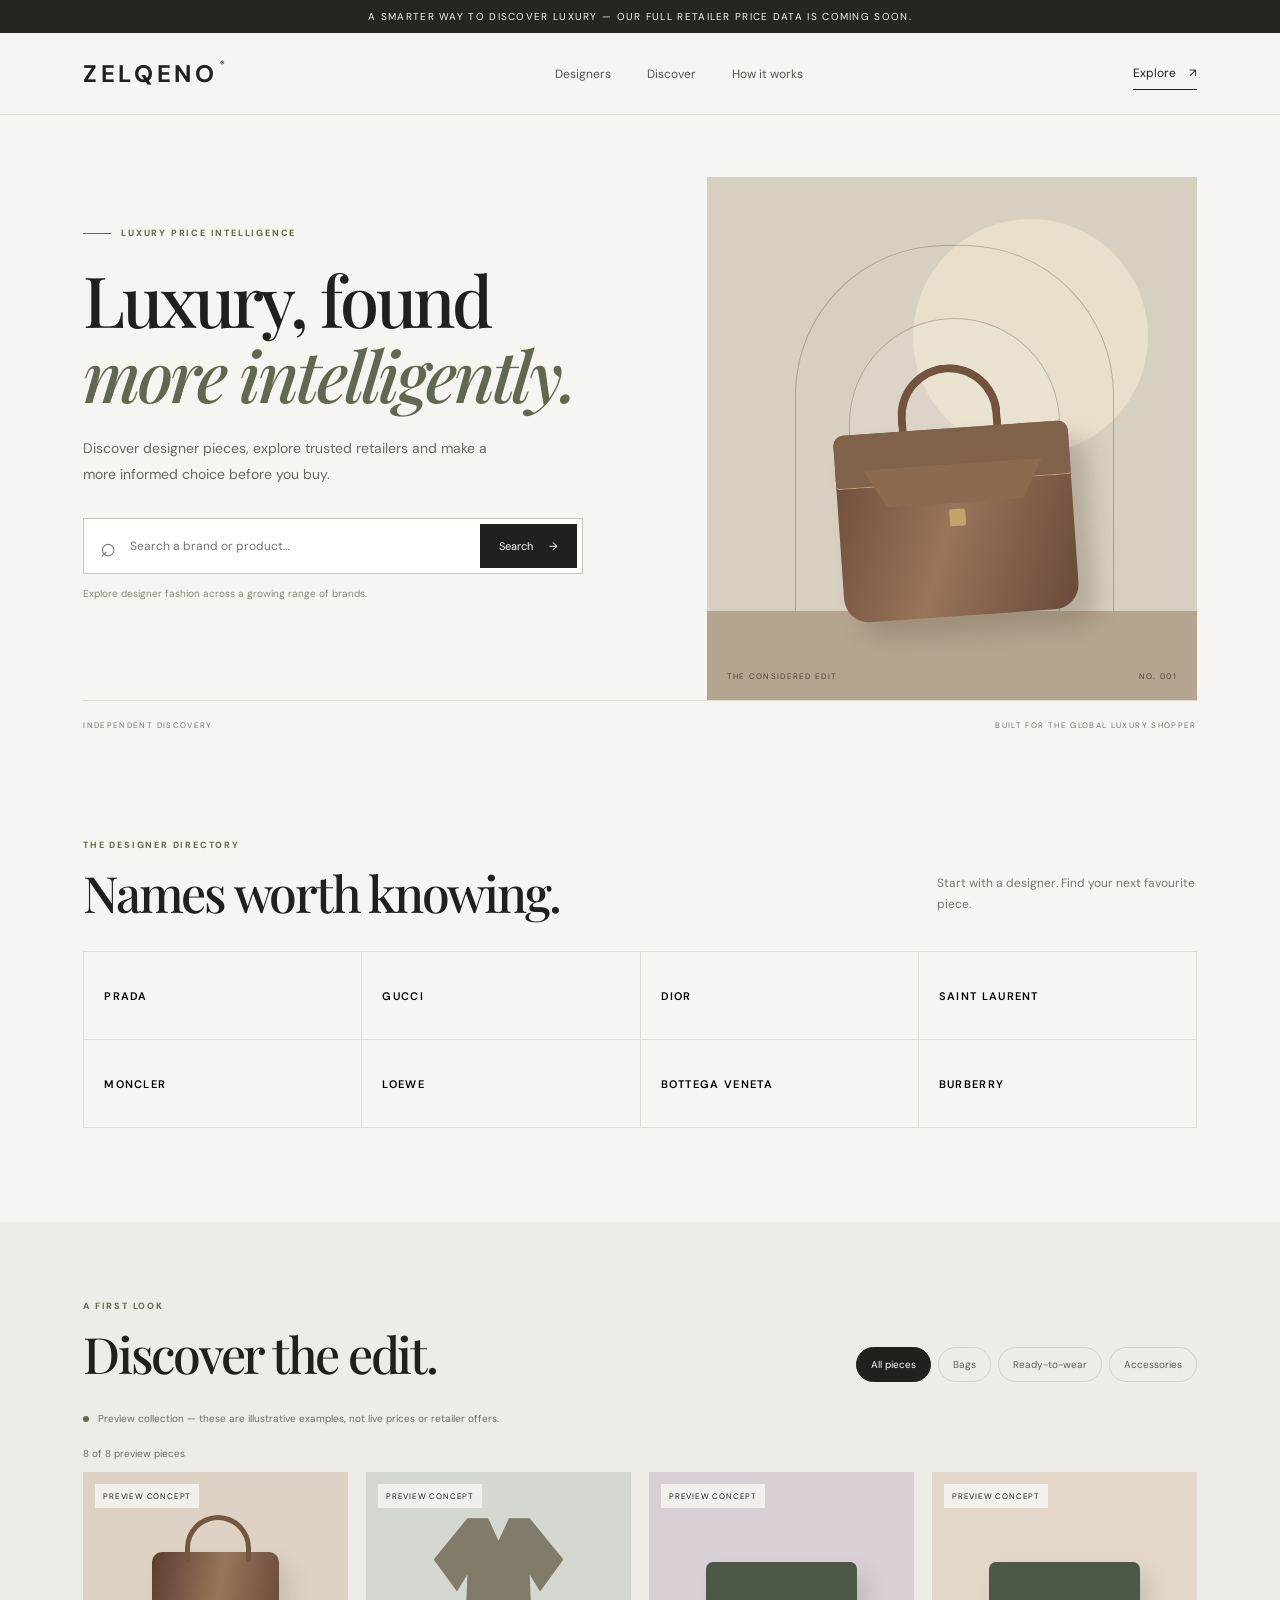
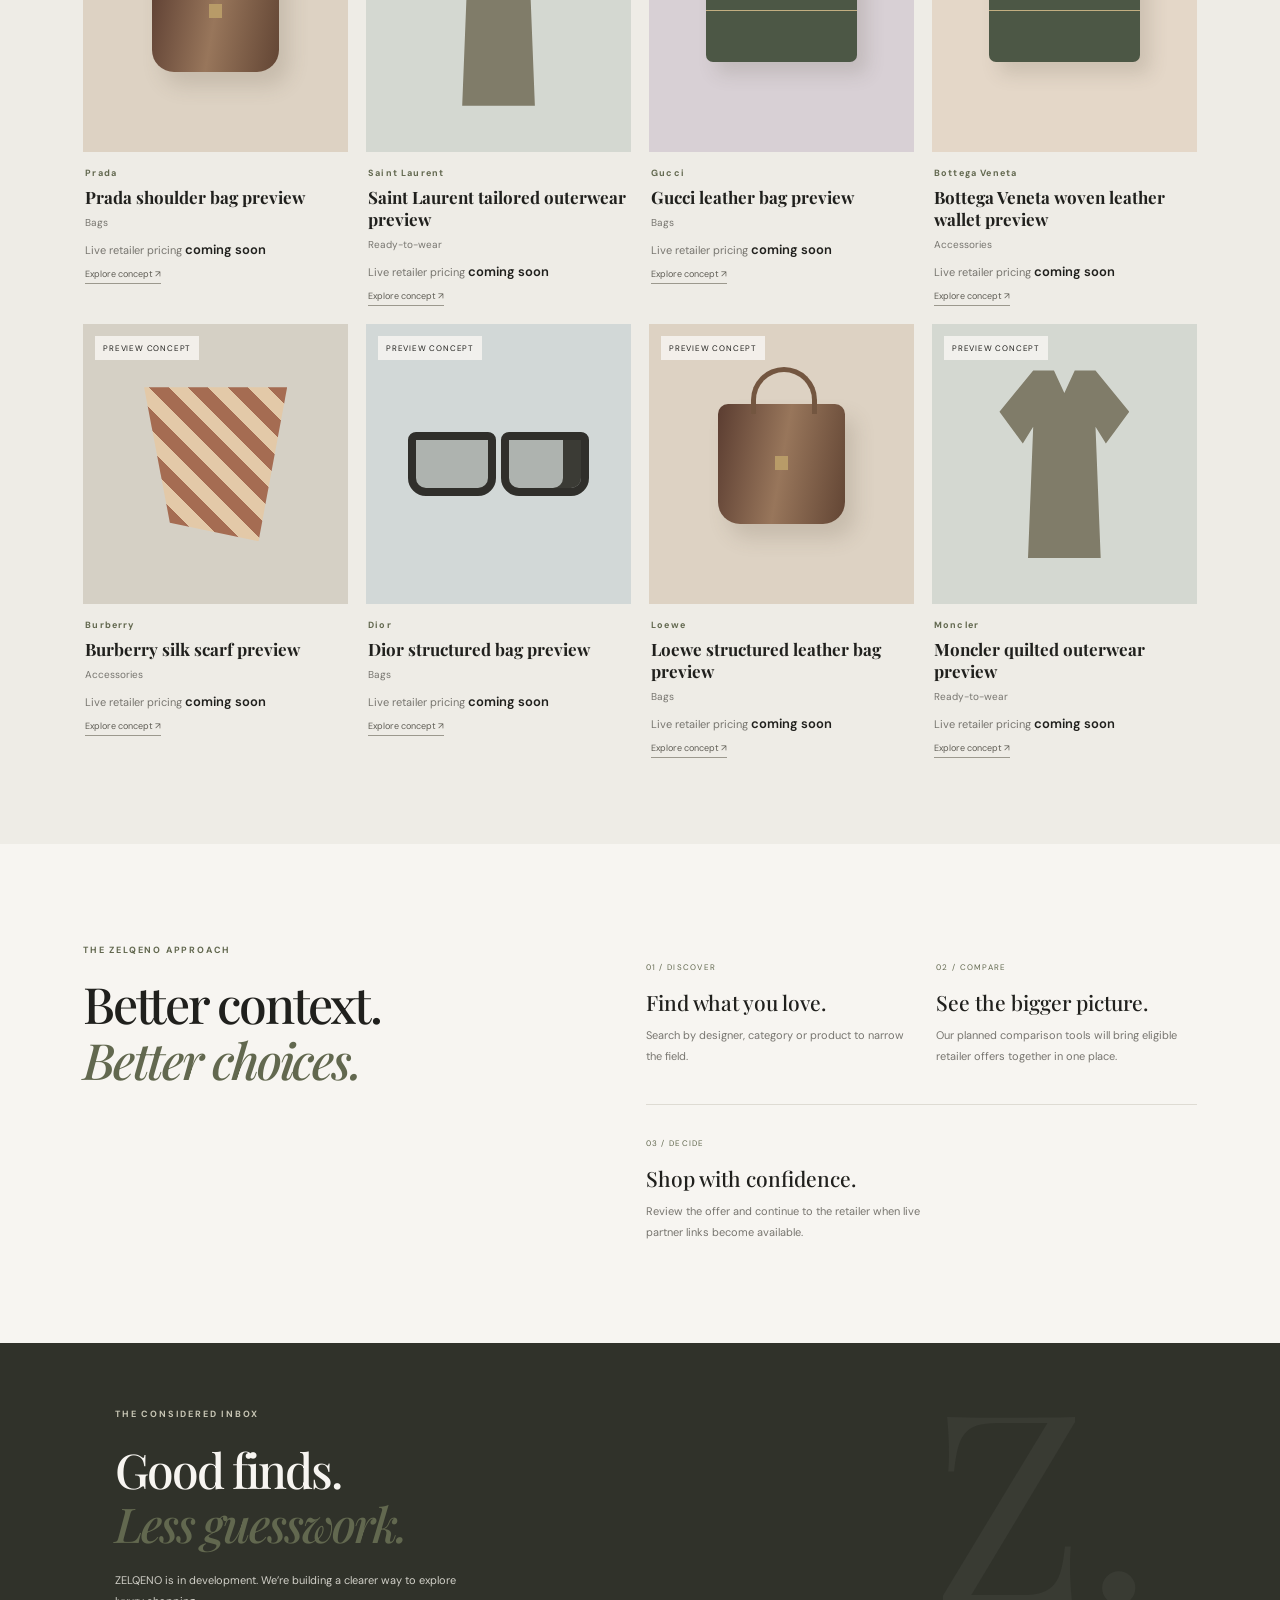
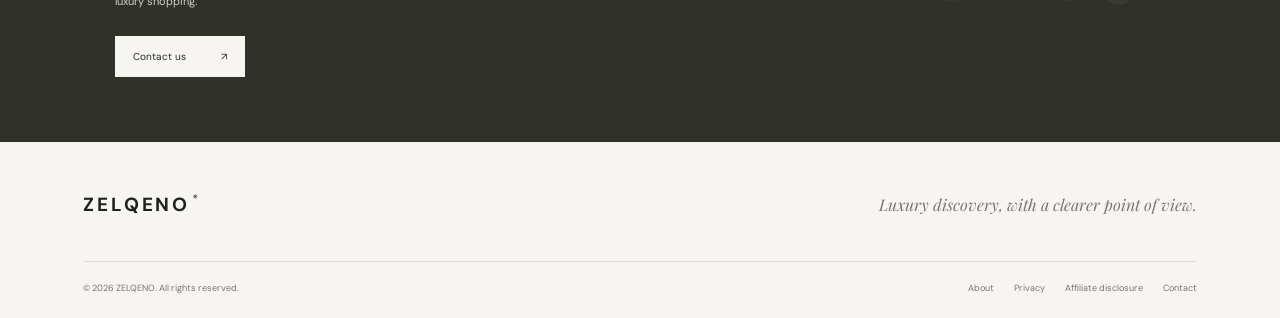
<file: index.html>
<!doctype html>
<html lang="en">
<head>
  <meta charset="utf-8">
  <meta name="viewport" content="width=device-width, initial-scale=1">
  <title>ZELQENO — Luxury Price Intelligence</title>
  <meta name="description" content="Discover luxury fashion, compare retailer offers, and find smarter ways to shop designer brands with ZELQENO.">
  <meta name="theme-color" content="#f7f5f1">
  <link rel="icon" href="favicon.svg" type="image/svg+xml">
  <link rel="stylesheet" href="style.css">
</head>
<body>
  <div class="announcement">A smarter way to discover luxury — our full retailer price data is coming soon.</div>
  <header class="header">
    <a class="wordmark" href="#" aria-label="ZELQENO home">ZELQENO<span>®</span></a>
    <nav class="desktop-nav" aria-label="Main navigation">
      <a href="#brands">Designers</a>
      <a href="#discover">Discover</a>
      <a href="#how">How it works</a>
    </nav>
    <a class="header-link" href="#discover">Explore <span aria-hidden="true">↗</span></a>
  </header>

  <main>
    <section class="hero">
      <div class="hero-copy">
        <p class="kicker"><span class="kicker-line"></span> LUXURY PRICE INTELLIGENCE</p>
        <h1>Luxury, found<br><em>more intelligently.</em></h1>
        <p class="intro">Discover designer pieces, explore trusted retailers and make a more informed choice before you buy.</p>
        <form class="search-form" id="searchForm" role="search">
          <label class="sr-only" for="searchInput">Search brands or products</label>
          <span class="search-icon" aria-hidden="true">⌕</span>
          <input id="searchInput" type="search" placeholder="Search a brand or product…" autocomplete="off">
          <button type="submit">Search <span aria-hidden="true">→</span></button>
        </form>
        <p class="search-note">Explore designer fashion across a growing range of brands.</p>
      </div>
      <div class="hero-art" role="img" aria-label="Editorial still life of a luxury handbag and accessories">
        <div class="art-frame">
          <div class="sun-disc"></div>
          <div class="arch arch-one"></div>
          <div class="arch arch-two"></div>
          <div class="pedestal"></div>
          <div class="bag">
            <div class="bag-handle"></div><div class="bag-flap"></div><div class="bag-clasp"></div>
          </div>
          <div class="art-caption"><span>THE CONSIDERED EDIT</span><span>NO. 001</span></div>
        </div>
      </div>
      <div class="hero-bottom"><span>INDEPENDENT DISCOVERY</span><span>BUILT FOR THE GLOBAL LUXURY SHOPPER</span></div>
    </section>

    <section class="brand-section section-wrap" id="brands">
      <div class="section-heading">
        <div><p class="kicker">THE DESIGNER DIRECTORY</p><h2>Names worth knowing.</h2></div>
        <p>Start with a designer. Find your next favourite piece.</p>
      </div>
      <div class="brand-grid" id="brandGrid">
        <button class="brand-tile" data-brand="Prada">PRADA <span>↗</span></button>
        <button class="brand-tile" data-brand="Gucci">GUCCI <span>↗</span></button>
        <button class="brand-tile" data-brand="Dior">DIOR <span>↗</span></button>
        <button class="brand-tile" data-brand="Saint Laurent">SAINT LAURENT <span>↗</span></button>
        <button class="brand-tile" data-brand="Moncler">MONCLER <span>↗</span></button>
        <button class="brand-tile" data-brand="Loewe">LOEWE <span>↗</span></button>
        <button class="brand-tile" data-brand="Bottega Veneta">BOTTEGA VENETA <span>↗</span></button>
        <button class="brand-tile" data-brand="Burberry">BURBERRY <span>↗</span></button>
      </div>
    </section>

    <section class="discover-section" id="discover">
      <div class="section-wrap">
        <div class="section-heading">
          <div><p class="kicker">A FIRST LOOK</p><h2>Discover the edit.</h2></div>
          <div class="filters" aria-label="Product filters">
            <button class="filter active" data-filter="All">All pieces</button>
            <button class="filter" data-filter="Bags">Bags</button>
            <button class="filter" data-filter="Ready-to-wear">Ready-to-wear</button>
            <button class="filter" data-filter="Accessories">Accessories</button>
          </div>
        </div>
        <div class="notice" id="dataNotice"><span class="notice-dot"></span> Preview collection — these are illustrative examples, not live prices or retailer offers.</div>
        <p id="resultCount" aria-live="polite"
   style="margin:0 0 12px;font-size:10px;color:#6c6a62">
  Loading products…
</p>
        <div class="product-grid" id="productGrid" aria-live="polite"></div>
        <div class="empty-state" id="emptyState" hidden>No matching pieces found. Try another search or designer.</div>
      </div>
    </section>

    <section class="manifesto section-wrap" id="how">
      <div class="manifesto-title"><p class="kicker">THE ZELQENO APPROACH</p><h2>Better context.<br><em>Better choices.</em></h2></div>
      <div class="steps">
        <article><span>01 / DISCOVER</span><h3>Find what you love.</h3><p>Search by designer, category or product to narrow the field.</p></article>
        <article><span>02 / COMPARE</span><h3>See the bigger picture.</h3><p>Our planned comparison tools will bring eligible retailer offers together in one place.</p></article>
        <article><span>03 / DECIDE</span><h3>Shop with confidence.</h3><p>Review the offer and continue to the retailer when live partner links become available.</p></article>
      </div>
    </section>

    <section class="newsletter">
      <div class="newsletter-inner">
        <p class="kicker">THE CONSIDERED INBOX</p>
        <h2>Good finds.<br><em>Less guesswork.</em></h2>
        <p>ZELQENO is in development. We’re building a clearer way to explore luxury shopping.</p>
        <a class="button-light" href="mailto:hello@zelqeno.com?subject=ZELQENO%20launch%20updates">Contact us <span>↗</span></a>
      </div>
      <div class="newsletter-mark" aria-hidden="true">Z.</div>
    </section>
  </main>

  <footer class="footer">
    <div class="footer-top"><a class="wordmark footer-wordmark" href="#">ZELQENO<span>®</span></a><p>Luxury discovery, with a clearer point of view.</p></div>
    <div class="footer-bottom">
      <span>© <span id="year"></span> ZELQENO. All rights reserved.</span>
      <div><a href="about.html">About</a><a href="privacy.html">Privacy</a><a href="affiliate-disclosure.html">Affiliate disclosure</a><a href="mailto:hello@zelqeno.com">Contact</a></div>
    </div>
  </footer>
  <script src="app.js"></script>
</body>
</html>
</file>
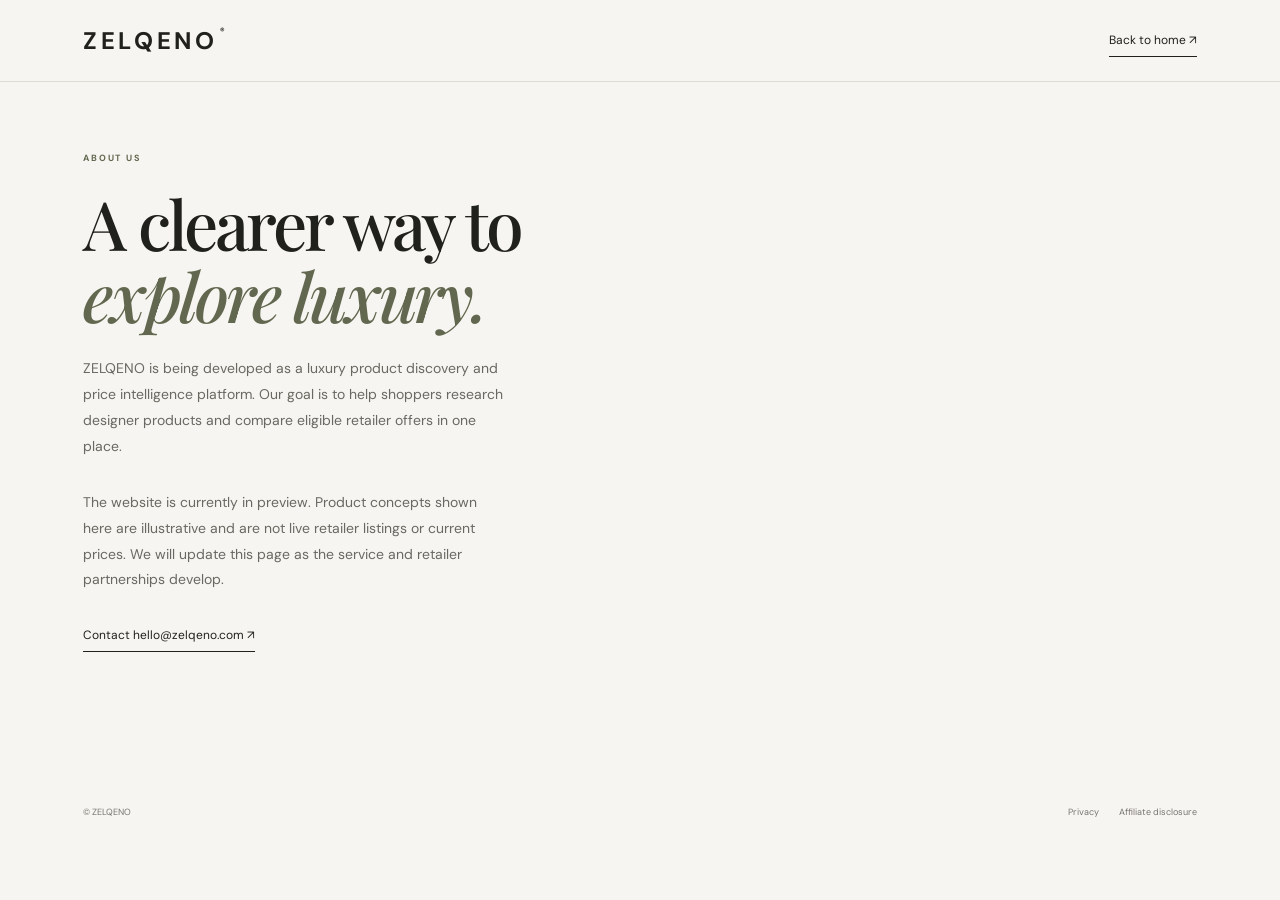
<file: about.html>
<!doctype html><html lang="en"><head><meta charset="utf-8"><meta name="viewport" content="width=device-width,initial-scale=1"><title>About ZELQENO</title><link rel="stylesheet" href="style.css"></head><body><header class="header"><a class="wordmark" href="index.html">ZELQENO<span>®</span></a><a class="header-link" href="index.html">Back to home ↗</a></header><main class="section-wrap" style="padding-top:70px;padding-bottom:90px;max-width:900px"><p class="kicker">ABOUT US</p><h1 style="font-size:clamp(42px,6vw,68px)">A clearer way to<br><em>explore luxury.</em></h1><p class="intro">ZELQENO is being developed as a luxury product discovery and price intelligence platform. Our goal is to help shoppers research designer products and compare eligible retailer offers in one place.</p><p class="intro">The website is currently in preview. Product concepts shown here are illustrative and are not live retailer listings or current prices. We will update this page as the service and retailer partnerships develop.</p><p><a class="header-link" href="mailto:hello@zelqeno.com">Contact hello@zelqeno.com ↗</a></p></main><footer class="footer"><div class="footer-bottom"><span>© ZELQENO</span><div><a href="privacy.html">Privacy</a><a href="affiliate-disclosure.html">Affiliate disclosure</a></div></div></footer></body></html>
</file>
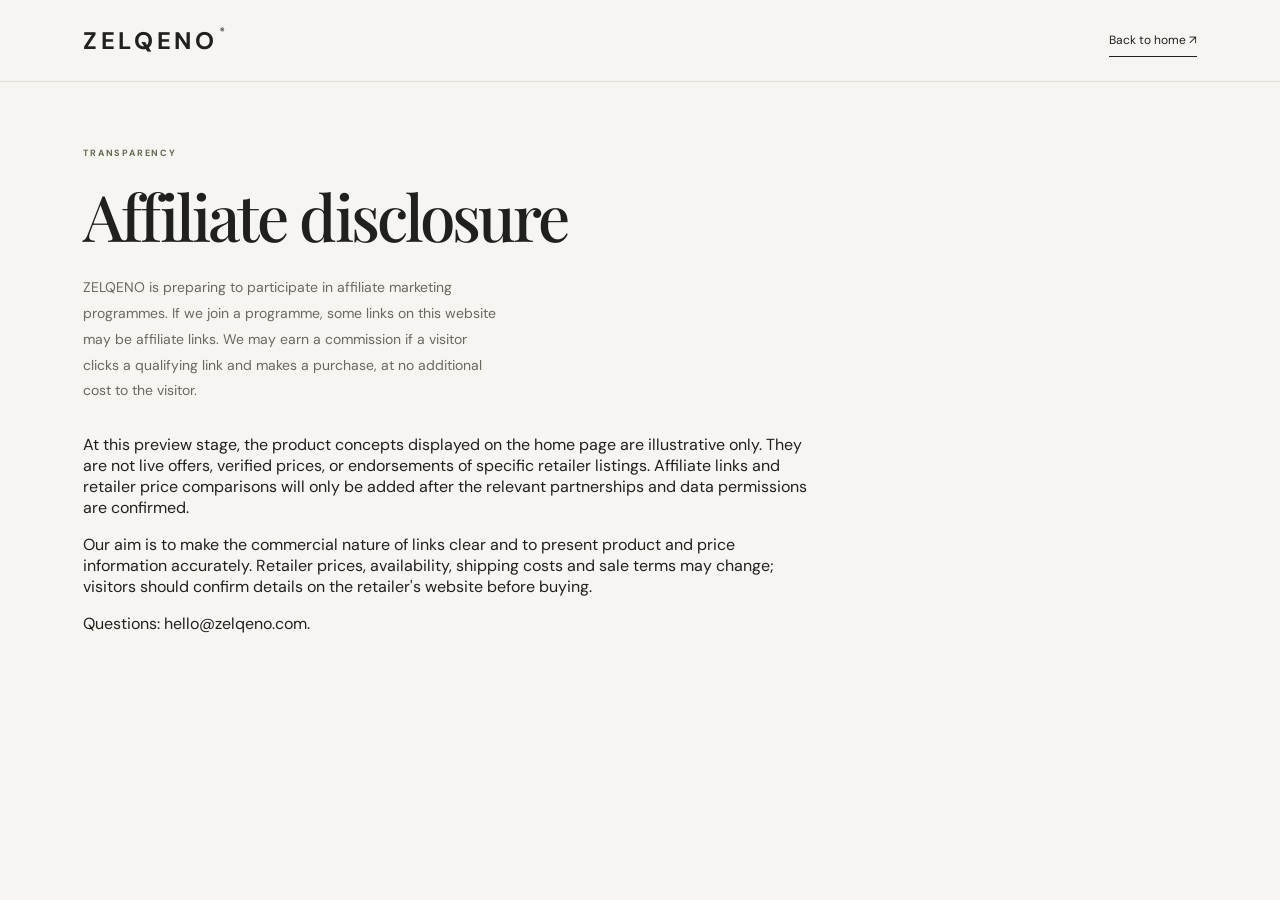
<file: affiliate-disclosure.html>
<!doctype html><html lang="en"><head><meta charset="utf-8"><meta name="viewport" content="width=device-width,initial-scale=1"><title>Affiliate Disclosure — ZELQENO</title><link rel="stylesheet" href="style.css"></head><body><header class="header"><a class="wordmark" href="index.html">ZELQENO<span>®</span></a><a class="header-link" href="index.html">Back to home ↗</a></header><main class="section-wrap" style="padding-top:65px;padding-bottom:90px;max-width:900px"><p class="kicker">TRANSPARENCY</p><h1 style="font-size:clamp(42px,6vw,64px)">Affiliate disclosure</h1><p class="intro">ZELQENO is preparing to participate in affiliate marketing programmes. If we join a programme, some links on this website may be affiliate links. We may earn a commission if a visitor clicks a qualifying link and makes a purchase, at no additional cost to the visitor.</p><p>At this preview stage, the product concepts displayed on the home page are illustrative only. They are not live offers, verified prices, or endorsements of specific retailer listings. Affiliate links and retailer price comparisons will only be added after the relevant partnerships and data permissions are confirmed.</p><p>Our aim is to make the commercial nature of links clear and to present product and price information accurately. Retailer prices, availability, shipping costs and sale terms may change; visitors should confirm details on the retailer's website before buying.</p><p>Questions: <a href="mailto:hello@zelqeno.com">hello@zelqeno.com</a>.</p></main></body></html>
</file>
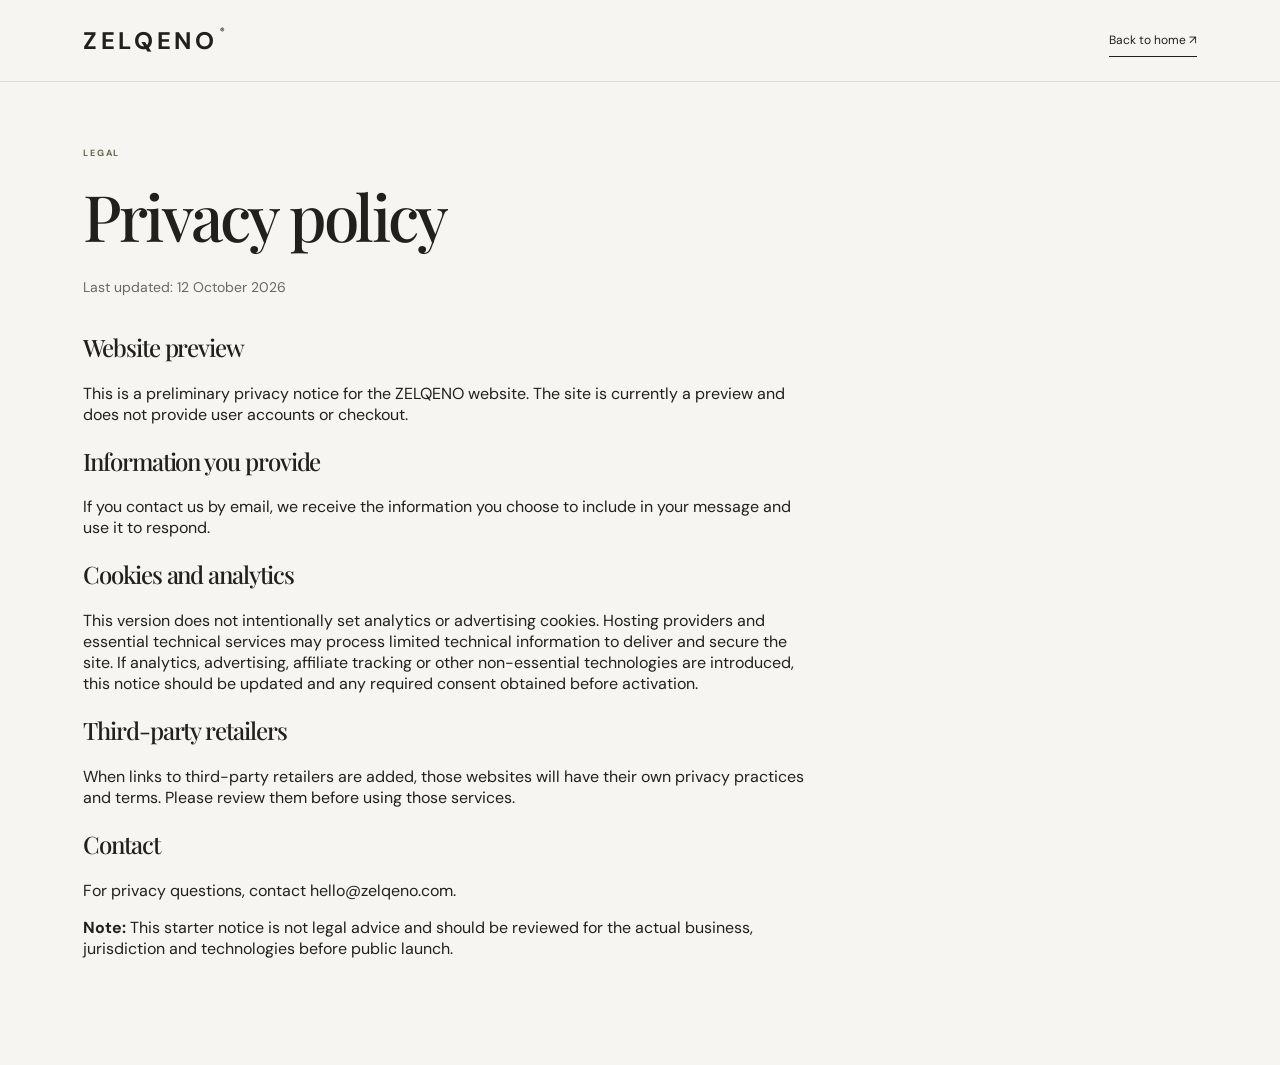
<file: privacy.html>
<!doctype html><html lang="en"><head><meta charset="utf-8"><meta name="viewport" content="width=device-width,initial-scale=1"><title>Privacy Policy — ZELQENO</title><link rel="stylesheet" href="style.css"></head><body><header class="header"><a class="wordmark" href="index.html">ZELQENO<span>®</span></a><a class="header-link" href="index.html">Back to home ↗</a></header><main class="section-wrap" style="padding-top:65px;padding-bottom:90px;max-width:900px"><p class="kicker">LEGAL</p><h1 style="font-size:clamp(42px,6vw,64px)">Privacy policy</h1><p class="intro">Last updated: 12 October 2026</p><h2>Website preview</h2><p>This is a preliminary privacy notice for the ZELQENO website. The site is currently a preview and does not provide user accounts or checkout.</p><h2>Information you provide</h2><p>If you contact us by email, we receive the information you choose to include in your message and use it to respond.</p><h2>Cookies and analytics</h2><p>This version does not intentionally set analytics or advertising cookies. Hosting providers and essential technical services may process limited technical information to deliver and secure the site. If analytics, advertising, affiliate tracking or other non-essential technologies are introduced, this notice should be updated and any required consent obtained before activation.</p><h2>Third-party retailers</h2><p>When links to third-party retailers are added, those websites will have their own privacy practices and terms. Please review them before using those services.</p><h2>Contact</h2><p>For privacy questions, contact <a href="mailto:hello@zelqeno.com">hello@zelqeno.com</a>.</p><p><strong>Note:</strong> This starter notice is not legal advice and should be reviewed for the actual business, jurisdiction and technologies before public launch.</p></main></body></html>
</file>
<file: style.css>
@import url('https://fonts.googleapis.com/css2?family=DM+Sans:wght@400;500;600;700&family=Playfair+Display:ital,wght@0,500;0,600;1,500;1,600&display=swap');
:root{--ink:#20201d;--muted:#77756f;--paper:#f7f5f1;--white:#fffefa;--line:#dedbd3;--olive:#62684f;--serif:"Playfair Display",Georgia,serif;--sans:"DM Sans",Arial,sans-serif}
*{box-sizing:border-box}html{scroll-behavior:smooth}body{margin:0;background:var(--paper);color:var(--ink);font-family:var(--sans);-webkit-font-smoothing:antialiased}a{color:inherit;text-decoration:none}button,input{font:inherit}.announcement{padding:10px 20px;text-align:center;background:#252620;color:#f7f5f1;font-size:10px;letter-spacing:.13em;text-transform:uppercase}.header{height:82px;padding:0 6.5%;display:flex;align-items:center;justify-content:space-between;border-bottom:1px solid var(--line);background:var(--paper)}.wordmark{font-size:24px;font-weight:700;letter-spacing:.15em}.wordmark span{font-size:9px;vertical-align:top;letter-spacing:0;margin-left:3px}.desktop-nav{display:flex;gap:36px;font-size:12px;color:#55544f}.desktop-nav a:hover,.footer a:hover{color:var(--olive)}.header-link{font-size:12px;border-bottom:1px solid var(--ink);padding:8px 0}.header-link span{margin-left:10px}.hero{padding:62px 6.5% 0;display:grid;grid-template-columns:1fr .88fr;column-gap:6%;position:relative;min-height:590px}.hero-copy{padding:50px 0 90px;max-width:600px}.kicker{font-size:9px;letter-spacing:.2em;font-weight:700;color:var(--olive);margin:0 0 23px;display:flex;align-items:center;gap:10px}.kicker-line{width:28px;height:1px;background:var(--olive)}h1,h2{font-family:var(--serif);font-weight:500;letter-spacing:-.045em}h1{font-size:clamp(48px,5.5vw,78px);line-height:1.06;margin:0 0 25px}h1 em,h2 em{font-weight:500;color:var(--olive)}.intro{max-width:420px;color:#696861;font-size:14px;line-height:1.85;margin:0 0 30px}.search-form{height:56px;max-width:500px;border:1px solid #c9c6bd;background:var(--white);display:flex;align-items:center;padding:5px 5px 5px 16px}.search-icon{font-size:27px;color:#777;margin-right:12px}.search-form input{min-width:0;flex:1;border:0;outline:0;background:transparent;font-size:12px;color:var(--ink)}.search-form button{height:44px;background:var(--ink);color:white;border:0;padding:0 19px;font-size:11px;cursor:pointer}.search-form button span{margin-left:13px}.search-note{font-size:10px;color:#89877f;margin-top:13px}.hero-art{min-height:440px;display:flex;align-items:stretch;justify-content:stretch}.art-frame{position:relative;overflow:hidden;flex:1;background:#d7cfc0;min-height:440px}.sun-disc{position:absolute;width:235px;height:235px;border-radius:50%;background:#e9dfcc;right:10%;top:8%}.arch{position:absolute;bottom:15%;border:1px solid rgba(92,79,62,.35);border-bottom:0;border-radius:150px 150px 0 0}.arch-one{height:72%;width:65%;right:17%;}.arch-two{height:58%;width:43%;right:28%;background:rgba(249,245,236,.16)}.pedestal{position:absolute;bottom:0;left:0;right:0;height:17%;background:#b4a58f}.bag{position:absolute;z-index:2;width:48%;height:36%;bottom:16%;left:27%;border-radius:10px 10px 25px 25px;background:linear-gradient(110deg,#6b4b39,#98745a 48%,#674a39);box-shadow:17px 18px 22px #76665355;transform:rotate(-4deg)}.bag:before{content:"";position:absolute;inset:0 0 auto;height:28%;border-radius:10px 10px 4px 4px;background:#806149;border-bottom:1px solid #c6a17b}.bag-handle{position:absolute;z-index:-1;top:-34%;left:28%;width:44%;height:52%;border:8px solid #73533e;border-bottom:0;border-radius:70px 70px 0 0}.bag-flap{position:absolute;top:19%;left:12%;width:76%;height:21%;background:#8b6a50;clip-path:polygon(0 0,100% 0,88% 100%,12% 100%)}.bag-clasp{position:absolute;top:43%;left:47%;width:7%;height:9%;background:#c4a46d;border-radius:2px}.art-caption{position:absolute;bottom:19px;left:20px;right:20px;display:flex;justify-content:space-between;font-size:8px;letter-spacing:.16em;color:#49443b}.hero-bottom{grid-column:1/-1;display:flex;justify-content:space-between;border-top:1px solid var(--line);padding:19px 0;font-size:8px;letter-spacing:.17em;color:#77756f}.section-wrap{padding-left:6.5%;padding-right:6.5%}.brand-section{padding-top:90px;padding-bottom:94px}.section-heading{display:flex;align-items:end;justify-content:space-between;gap:25px;margin-bottom:30px}.section-heading h2,.manifesto h2,.newsletter h2{font-size:clamp(34px,4vw,50px);line-height:1.12;margin:0}.section-heading>p{font-size:12px;line-height:1.8;color:var(--muted);max-width:260px;margin:0 0 5px}.section-heading .kicker{margin-bottom:14px}.brand-grid{display:grid;grid-template-columns:repeat(4,1fr);border-top:1px solid var(--line);border-left:1px solid var(--line)}.brand-tile{height:88px;padding:0 20px;background:transparent;border:0;border-right:1px solid var(--line);border-bottom:1px solid var(--line);display:flex;align-items:center;justify-content:space-between;font-weight:600;font-size:11px;letter-spacing:.12em;cursor:pointer;text-align:left}.brand-tile span{font-size:15px;color:#8c897f;opacity:0;transition:.2s}.brand-tile:hover{background:#eeece5}.brand-tile:hover span{opacity:1}.discover-section{background:#eeece6;padding:78px 0 86px}.filters{display:flex;gap:7px;flex-wrap:wrap;justify-content:flex-end}.filter{padding:10px 14px;border:1px solid #d4d0c6;border-radius:30px;background:transparent;color:#5f5d56;font-size:10px;cursor:pointer}.filter.active,.filter:hover{background:var(--ink);color:white;border-color:var(--ink)}.notice{font-size:10px;color:#6c6a62;display:flex;align-items:center;gap:9px;margin:0 0 22px}.notice-dot{width:6px;height:6px;border-radius:50%;background:var(--olive)}.product-grid{display:grid;grid-template-columns:repeat(4,minmax(0,1fr));gap:18px}.product-card{min-width:0}.product-art{height:280px;position:relative;display:flex;align-items:center;justify-content:center;overflow:hidden;background:#ded8cd}.product-art .shape{position:relative;z-index:1;transition:transform .3s}.product-card:hover .shape{transform:scale(1.04)}.product-art.tone-1{background:#ddd2c3}.product-art.tone-2{background:#d4d8d1}.product-art.tone-3{background:#d8d0d5}.product-art.tone-4{background:#e4d7c8}.product-art.tone-5{background:#d5d0c5}.product-art.tone-6{background:#d2d8d7}.shape.bag-shape{width:48%;height:43%;border-radius:10px 10px 22px 22px;background:linear-gradient(100deg,#5b3d31,#98765b,#624534);box-shadow:10px 14px 20px #5b51422c}.shape.bag-shape:before{content:"";position:absolute;left:26%;top:-31%;width:44%;height:35%;border:5px solid #735640;border-bottom:0;border-radius:60px 60px 0 0}.shape.bag-shape:after{content:"";position:absolute;left:45%;top:43%;width:10%;height:12%;background:#b89b68}.shape.coat-shape{width:49%;height:67%;background:#807c69;clip-path:polygon(26% 0,42% 0,50% 12%,58% 0,74% 0,100% 22%,82% 39%,74% 30%,78% 100%,22% 100%,26% 30%,18% 39%,0 22%)}.shape.shoe-shape{width:66%;height:29%;background:#6c4035;border-radius:60% 18% 15% 20%;transform:skew(-13deg) rotate(-9deg);box-shadow:0 12px 15px #5b51422b}.shape.shoe-shape:after{content:"";position:absolute;left:5%;right:0;bottom:-9%;height:12%;background:#f0e7d7;border-radius:30%}.shape.wallet-shape{width:57%;height:36%;border-radius:7px;background:#4c5745;box-shadow:10px 12px 18px #5b51422b}.shape.wallet-shape:after{content:"";position:absolute;left:0;right:0;top:48%;height:1px;background:#c2ae81}.shape.scarf-shape{width:54%;height:55%;background:repeating-linear-gradient(45deg,#a56c52 0 14px,#e3c9a8 14px 28px);clip-path:polygon(0 0,100% 0,80% 100%,18% 88%)}.shape.sunglasses-shape{width:68%;height:23%;display:flex;gap:5px}.shape.sunglasses-shape:before,.shape.sunglasses-shape:after{content:"";flex:1;border:8px solid #302f2b;border-radius:8px 8px 18px 18px;background:#797b7466}.shape.sunglasses-shape:after{box-shadow:inset -18px 0 #3b3b35}.product-label{position:absolute;left:12px;top:12px;background:#f7f5f1d9;padding:7px 8px;font-size:8px;letter-spacing:.1em;text-transform:uppercase}.product-info{padding:15px 2px 0}.product-brand{font-size:9px;letter-spacing:.13em;color:var(--olive);font-weight:700;margin-bottom:7px}.product-name{font-family:var(--serif);font-size:17px;line-height:1.3;margin:0 0 8px}.product-category{font-size:10px;color:var(--muted)}.product-price{font-size:11px;margin-top:12px;color:#77756f}.product-price strong{font-size:13px;color:var(--ink);font-weight:600}.preview-tag{display:inline-block;margin-top:10px;border-bottom:1px solid #9c998e;padding-bottom:3px;font-size:9px;color:#5e5c54}.empty-state{padding:45px 0;text-align:center;font-family:var(--serif);font-size:22px}.manifesto{padding-top:100px;padding-bottom:100px;display:grid;grid-template-columns:.9fr 1.1fr;gap:10%}.manifesto-title .kicker{margin-bottom:20px}.steps{display:grid;grid-template-columns:1fr 1fr;gap:37px 30px;padding-top:10px}.steps article:last-child{grid-column:1/-1;border-top:1px solid var(--line);padding-top:25px}.steps article>span{font-size:8px;letter-spacing:.16em;color:var(--olive)}.steps h3{font-family:var(--serif);font-size:21px;font-weight:500;margin:13px 0 9px}.steps p{font-size:11px;line-height:1.9;color:var(--muted);margin:0;max-width:280px}.newsletter{background:#30322a;color:#f7f5f1;min-height:340px;padding:65px 9%;display:flex;align-items:center;justify-content:space-between;position:relative;overflow:hidden}.newsletter .kicker{color:#c7c5b4}.newsletter h2{font-size:48px}.newsletter p:not(.kicker){font-size:11px;color:#d1d0c8;line-height:1.9;max-width:350px;margin:20px 0 24px}.button-light{display:inline-flex;align-items:center;gap:35px;background:#f7f5f1;color:#282923;padding:14px 18px;font-size:10px}.newsletter-mark{font-family:var(--serif);font-size:260px;color:#ffffff0b;line-height:1;position:absolute;right:10%;top:5%}.footer{padding:36px 6.5% 24px}.footer-top{display:flex;align-items:center;justify-content:space-between;padding-bottom:30px;border-bottom:1px solid var(--line)}.footer-wordmark{font-size:19px}.footer-top p{font-family:var(--serif);font-style:italic;color:var(--muted);font-size:16px}.footer-bottom{padding-top:20px;display:flex;justify-content:space-between;gap:20px;font-size:9px;color:var(--muted)}.footer-bottom div{display:flex;gap:20px}.sr-only{position:absolute;width:1px;height:1px;padding:0;margin:-1px;overflow:hidden;clip:rect(0,0,0,0);white-space:nowrap;border:0}
@media(max-width:900px){.hero{grid-template-columns:1fr .8fr;gap:4%;padding-top:30px}.hero-copy{padding-top:35px}.hero-art,.art-frame{min-height:390px}.product-grid{grid-template-columns:repeat(2,minmax(0,1fr));gap:26px 16px}.product-art{height:300px}.manifesto{gap:6%}.brand-tile{height:76px;padding:0 13px;font-size:10px}}
@media(max-width:640px){.announcement{font-size:8px;letter-spacing:.08em}.header{height:68px;padding:0 5%}.wordmark{font-size:19px}.desktop-nav{display:none}.header-link{font-size:11px}.hero{padding:35px 5% 0;display:flex;flex-direction:column;gap:25px}.hero-copy{padding:20px 0 0}.hero-art,.art-frame{min-height:340px}.hero-bottom{gap:18px;font-size:7px;line-height:1.6}.hero-bottom span:last-child{text-align:right}.section-wrap{padding-left:5%;padding-right:5%}.brand-section{padding-top:62px;padding-bottom:65px}.section-heading{align-items:flex-start;flex-direction:column;gap:18px}.section-heading>p{max-width:100%}.brand-grid{grid-template-columns:repeat(2,1fr)}.brand-tile{height:66px}.discover-section{padding:60px 0}.filters{justify-content:flex-start}.filter{padding:9px 11px}.product-grid{gap:24px 12px}.product-art{height:220px}.product-name{font-size:15px}.product-art .product-label{font-size:7px}.manifesto{padding-top:65px;padding-bottom:65px;display:block}.steps{margin-top:40px;gap:28px 20px}.steps h3{font-size:18px}.newsletter{padding:55px 7%;min-height:340px}.newsletter h2{font-size:42px}.newsletter-mark{font-size:180px;right:1%;top:26%}.footer{padding:28px 5% 20px}.footer-top{align-items:flex-start;flex-direction:column;gap:8px}.footer-top p{margin:5px 0}.footer-bottom{flex-direction:column;line-height:1.7}.footer-bottom div{flex-wrap:wrap;gap:13px 18px}}
</file>
